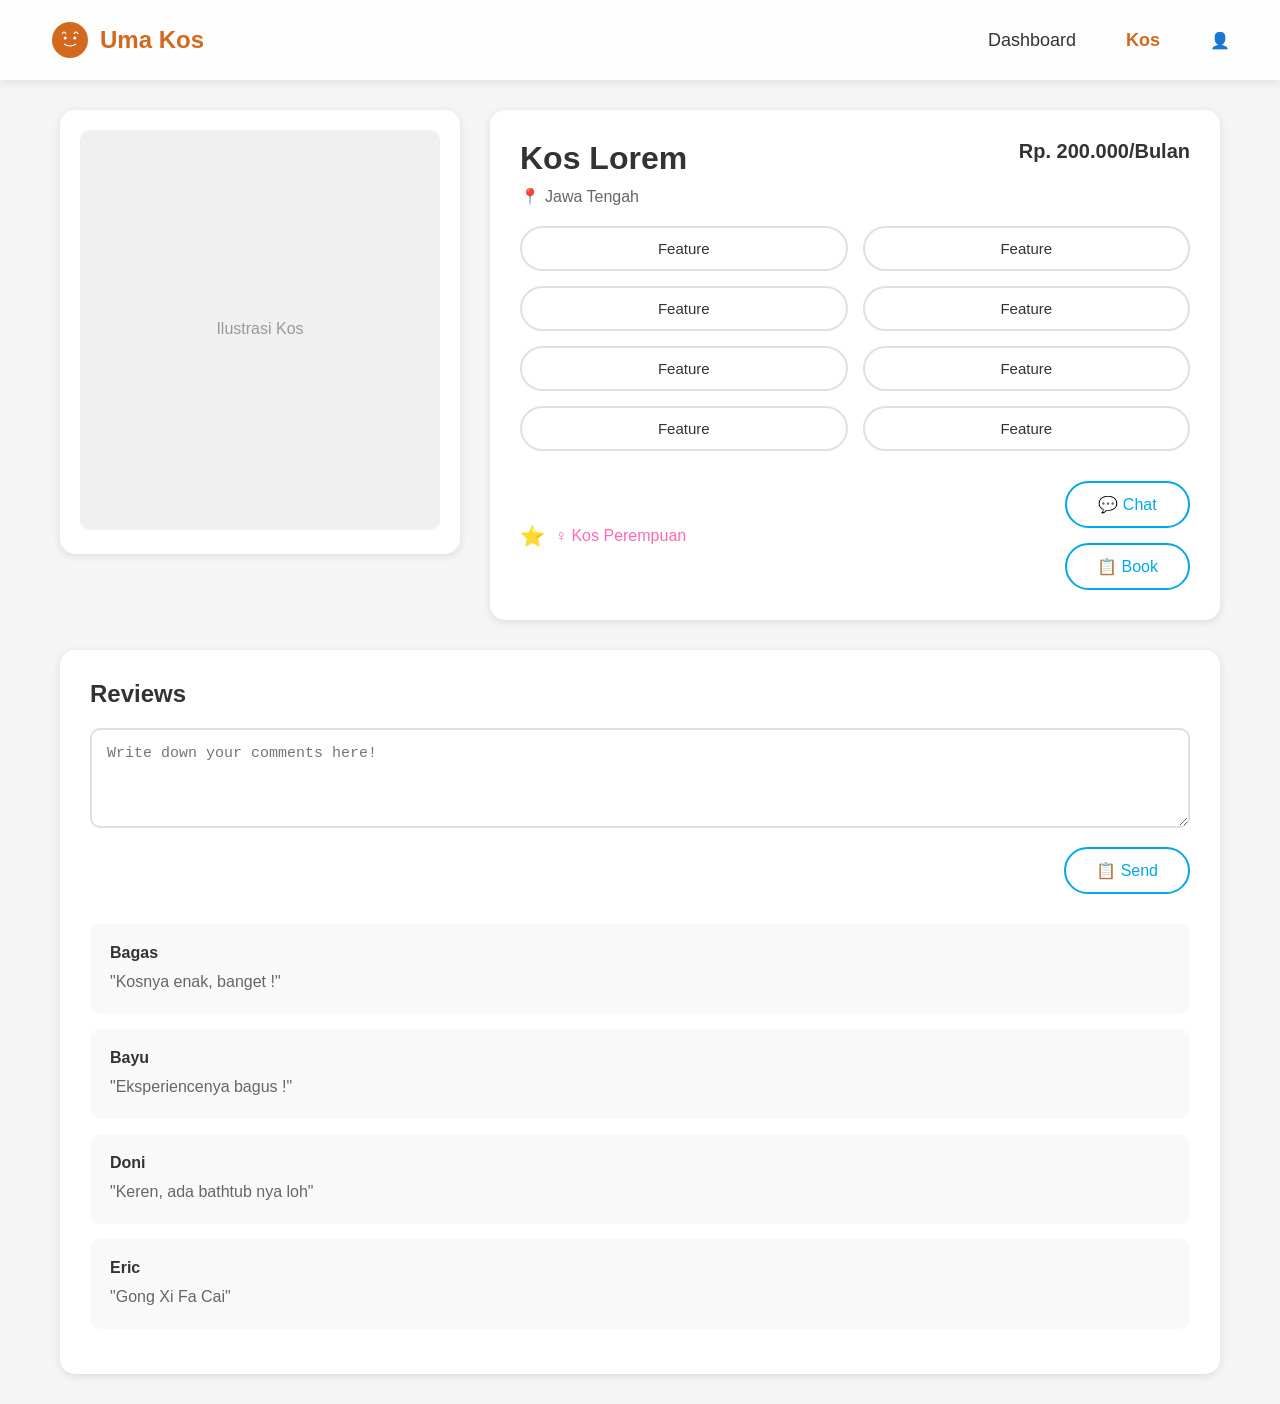
<file: detail.html>
<!DOCTYPE html>
<html lang="id">
<head>
    <meta charset="UTF-8">
    <meta name="viewport" content="width=device-width, initial-scale=1.0">
    <title>Kos Lorem - Uma</title>
    <link rel="stylesheet" href="src/css/detail.css">
</head>
<body>
    <nav>
            <div class="logo">
                <svg class="logo-icon" viewBox="0 0 100 100" xmlns="http://www.w3.org/2000/svg">
                    <circle cx="50" cy="50" r="45" fill="#d2691e"/>
                    <path d="M 30 35 Q 35 25 40 35" stroke="white" stroke-width="3" fill="none"/>
                    <path d="M 60 35 Q 65 25 70 35" stroke="white" stroke-width="3" fill="none"/>
                    <circle cx="38" cy="45" r="4" fill="white"/>
                    <circle cx="62" cy="45" r="4" fill="white"/>
                    <path d="M 35 60 Q 50 70 65 60" stroke="white" stroke-width="3" fill="none"/>
                </svg>
                <span>Uma Kos</span>
            </div>
            <ul class="nav-links">
                <li><a href="#dashboard">Dashboard</a></li>
                <li><a href="#kos" class="active">Kos</a></li>
                <li><div class="user-icon">👤</div></li>
            </ul>
        </nav>

    <div class="container">
        <div class="main-content">
            <div class="kos-image">
                <img src="data:image/svg+xml,%3Csvg xmlns='http://www.w3.org/2000/svg' width='360' height='400' viewBox='0 0 360 400'%3E%3Crect fill='%23f0f0f0' width='360' height='400'/%3E%3Ctext x='50%25' y='50%25' dominant-baseline='middle' text-anchor='middle' font-family='Arial' font-size='16' fill='%23999'%3EIlustrasi Kos%3C/text%3E%3C/svg%3E" alt="Kos Lorem">
            </div>

            <div class="kos-info">
                <div class="kos-header">
                    <div class="kos-title">
                        <h1>Kos Lorem</h1>
                        <div class="kos-location">
                            <span>📍</span>
                            <span>Jawa Tengah</span>
                        </div>
                    </div>
                    <div class="kos-price">Rp. 200.000/Bulan</div>
                </div>

                <div class="features-grid">
                    <div class="feature-btn">Feature</div>
                    <div class="feature-btn">Feature</div>
                    <div class="feature-btn">Feature</div>
                    <div class="feature-btn">Feature</div>
                    <div class="feature-btn">Feature</div>
                    <div class="feature-btn">Feature</div>
                    <div class="feature-btn">Feature</div>
                    <div class="feature-btn">Feature</div>
                </div>

                <div class="kos-footer">
                    <div class="rating">
                        <span class="star">⭐</span>
                        <span class="women-only">♀ Kos Perempuan</span>
                    </div>
                    <div class="action-buttons">
                        <button class="btn" onclick="handleChat()">
                            💬 Chat
                        </button>
                        <button class="btn" onclick="handleBook()">
                            📋 Book
                        </button>
                    </div>
                </div>
            </div>
        </div>

        <div class="reviews-section">
            <h2>Reviews</h2>
            <textarea class="comment-box" id="commentBox" placeholder="Write down your comments here!"></textarea>
            <button class="send-btn" onclick="sendReview()">📋 Send</button>
            <div style="clear: both; margin-bottom: 30px;"></div>

            <div id="reviewsList">
                <div class="review-item">
                    <div class="review-name">Bagas</div>
                    <div class="review-text">"Kosnya enak, banget !"</div>
                </div>

                <div class="review-item">
                    <div class="review-name">Bayu</div>
                    <div class="review-text">"Eksperiencenya bagus !"</div>
                </div>

                <div class="review-item">
                    <div class="review-name">Doni</div>
                    <div class="review-text">"Keren, ada bathtub nya loh"</div>
                </div>

                <div class="review-item">
                    <div class="review-name">Eric</div>
                    <div class="review-text">"Gong Xi Fa Cai"</div>
                </div>
            </div>
        </div>
    </div>

    <script src="src/script/detail.js">
   </script>
</body>
</html>
</file>
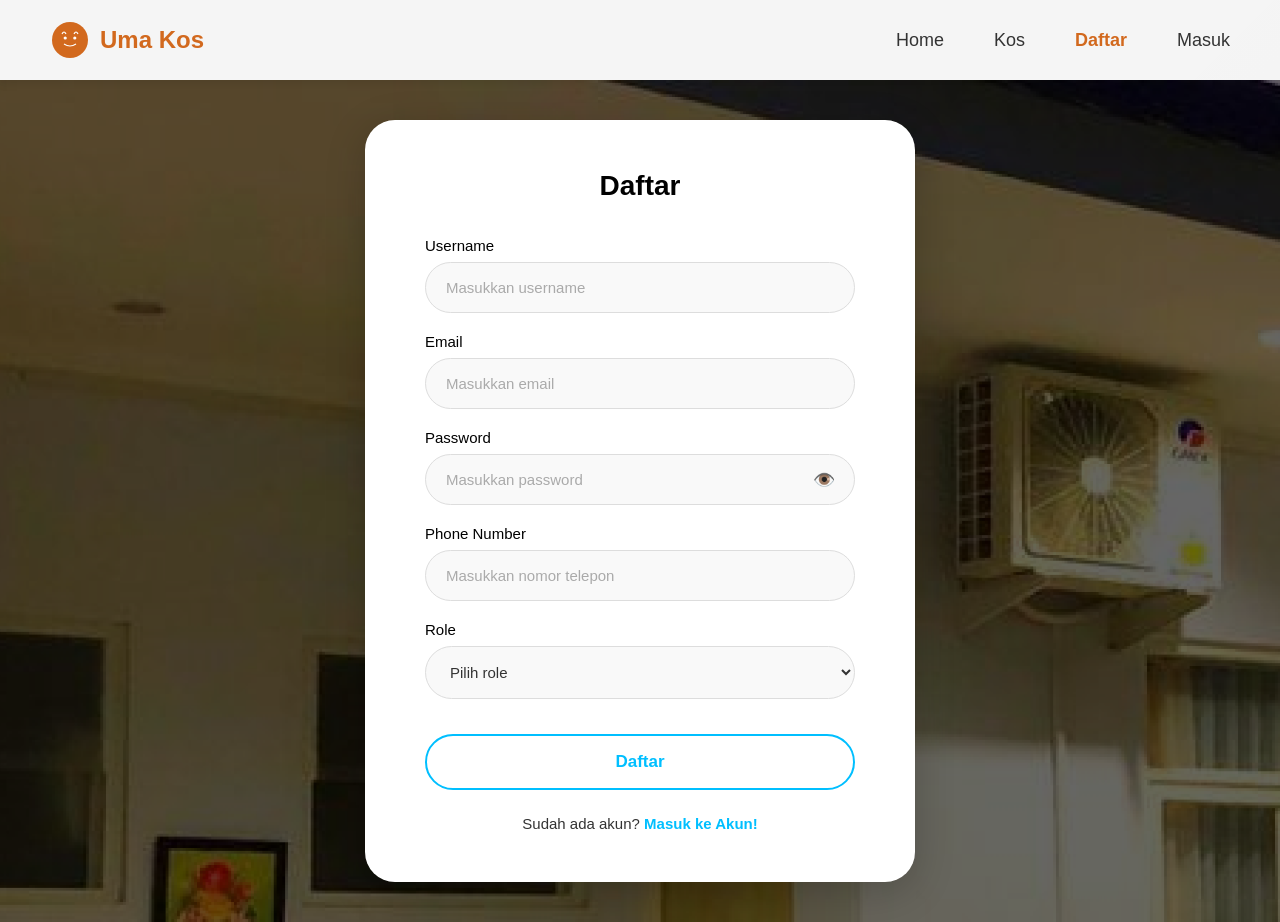
<file: register.html>
<!DOCTYPE html>
<html lang="id">
<head>
    <meta charset="UTF-8">
    <meta name="viewport" content="width=device-width, initial-scale=1.0">
    <title>Uma Kos - Daftar</title>
    <link rel="stylesheet" href="src/css/register.css">
</head>
<body>
    <!-- Navbar -->
    <nav>
        <div class="logo">
            <svg class="logo-icon" viewBox="0 0 100 100" xmlns="http://www.w3.org/2000/svg">
                <circle cx="50" cy="50" r="45" fill="#d2691e"/>
                <path d="M 30 35 Q 35 25 40 35" stroke="white" stroke-width="3" fill="none"/>
                <path d="M 60 35 Q 65 25 70 35" stroke="white" stroke-width="3" fill="none"/>
                <circle cx="38" cy="45" r="4" fill="white"/>
                <circle cx="62" cy="45" r="4" fill="white"/>
                <path d="M 35 60 Q 50 70 65 60" stroke="white" stroke-width="3" fill="none"/>
            </svg>
            <span>Uma Kos</span>
        </div>
        <ul class="nav-links">
            <li><a href="#home">Home</a></li>
            <li><a href="#kos">Kos</a></li>
            <li><a href="#daftar" class="active">Daftar</a></li>
            <li><a href="#masuk">Masuk</a></li>
        </ul>
    </nav>

    <!-- Main Container -->
    <div class="main-container">
        <div class="register-card">
            <h2>Daftar</h2>
            <form id="registerForm">
                <div class="form-group">
                    <label for="username">Username</label>
                    <input type="text" id="username" name="username" placeholder="Masukkan username" required>
                </div>

                <div class="form-group">
                    <label for="email">Email</label>
                    <input type="email" id="email" name="email" placeholder="Masukkan email" required>
                </div>

                <div class="form-group">
                    <label for="password">Password</label>
                    <div class="password-wrapper">
                        <input type="password" id="password" name="password" placeholder="Masukkan password" required>
                        <span class="password-toggle" onclick="togglePassword()">👁️</span>
                    </div>
                </div>

                <div class="form-group">
                    <label for="phone">Phone Number</label>
                    <input type="tel" id="phone" name="phone" placeholder="Masukkan nomor telepon" required>
                </div>

                <div class="form-group">
                    <label for="role">Role</label>
                    <select id="role" name="role" required>
                        <option value="">Pilih role</option>
                        <option value="penyewa">Penyewa</option>
                        <option value="pemilik">Pemilik Kos</option>
                    </select>
                </div>

                <button type="submit" class="register-btn">Daftar</button>

                <div class="login-link">
                    Sudah ada akun? <a href="#masuk">Masuk ke Akun!</a>
                </div>
            </form>
        </div>
    </div>

    <script src="/src/script/regist.js"></script>
</body>
</html>
</file>
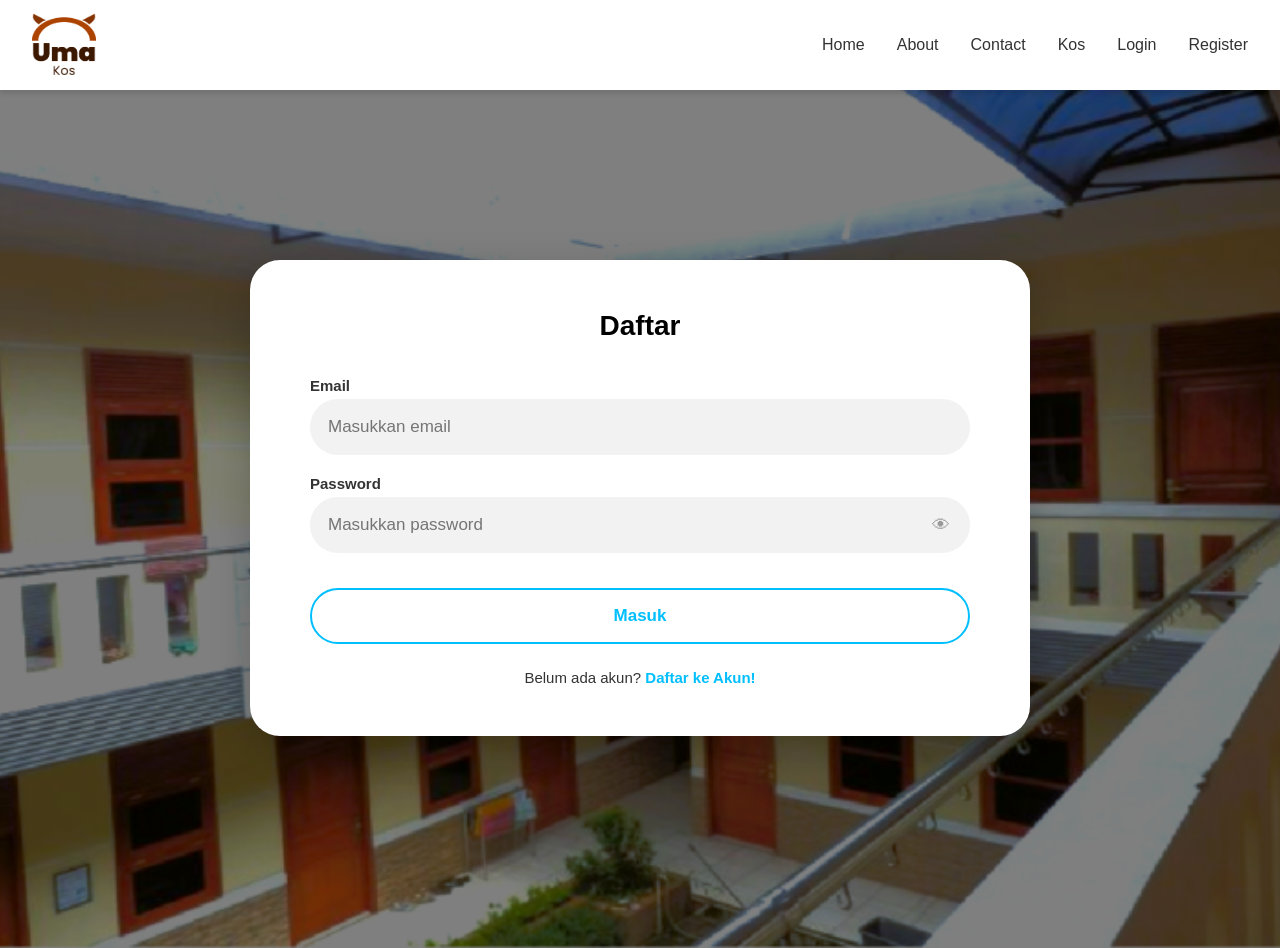
<file: Auth/Login.html>
<!DOCTYPE html>
<html lang="id">
  <head>
    <meta charset="UTF-8" />
    <meta name="viewport" content="width=device-width, initial-scale=1.0" />
    <title>Uma Kos - Daftar</title>
    <link rel="stylesheet" href="../public/css/style.css" />
  </head>

  <body>
    <nav id="navbar" class="navbar">
      <div id="logo" class="logo">
        <img src="../public/img/Logo.png" alt="logo" />
      </div>
      <div class="nav-link">
        <a class="active" href="">Home</a>
        <a href="">About</a>
        <a href="">Contact</a>
        <a href="">Kos</a>
        <a href="../Auth/Login.html">Login</a>
        <a href="../Auth/Register.html">Register</a>
      </div>
    </nav>
    <!-- Main Container -->
    <div class="main-container">
      <div class="register-card">
        <h2>Daftar</h2>
        <form id="registerForm">
          <div class="group">
            <div class="input-list">
              <label for="email">Email</label>
              <input
                type="email"
                id="email"
                name="email"
                placeholder="Masukkan email"
                required
              />
            </div>
          </div>

          <div class="group">
            <div class="input-list">
              <label for="password">Password</label>
              <div class="password-wrapper">
                <input
                  type="password"
                  id="password"
                  name="password"
                  placeholder="Masukkan password"
                  required
                />
                <span class="password-toggle" onclick="togglePassword()"
                  >👁</span
                >
              </div>
            </div>
          </div>

          <button type="submit" class="submit-btn">Masuk</button>

          <div class="auth-link">
            Belum ada akun? <a href="../Auth/Register.html">Daftar ke Akun!</a>
          </div>
        </form>
      </div>
    </div>

    <script src="../public/js/auth.js"></script>
  </body>
</html>
</file>
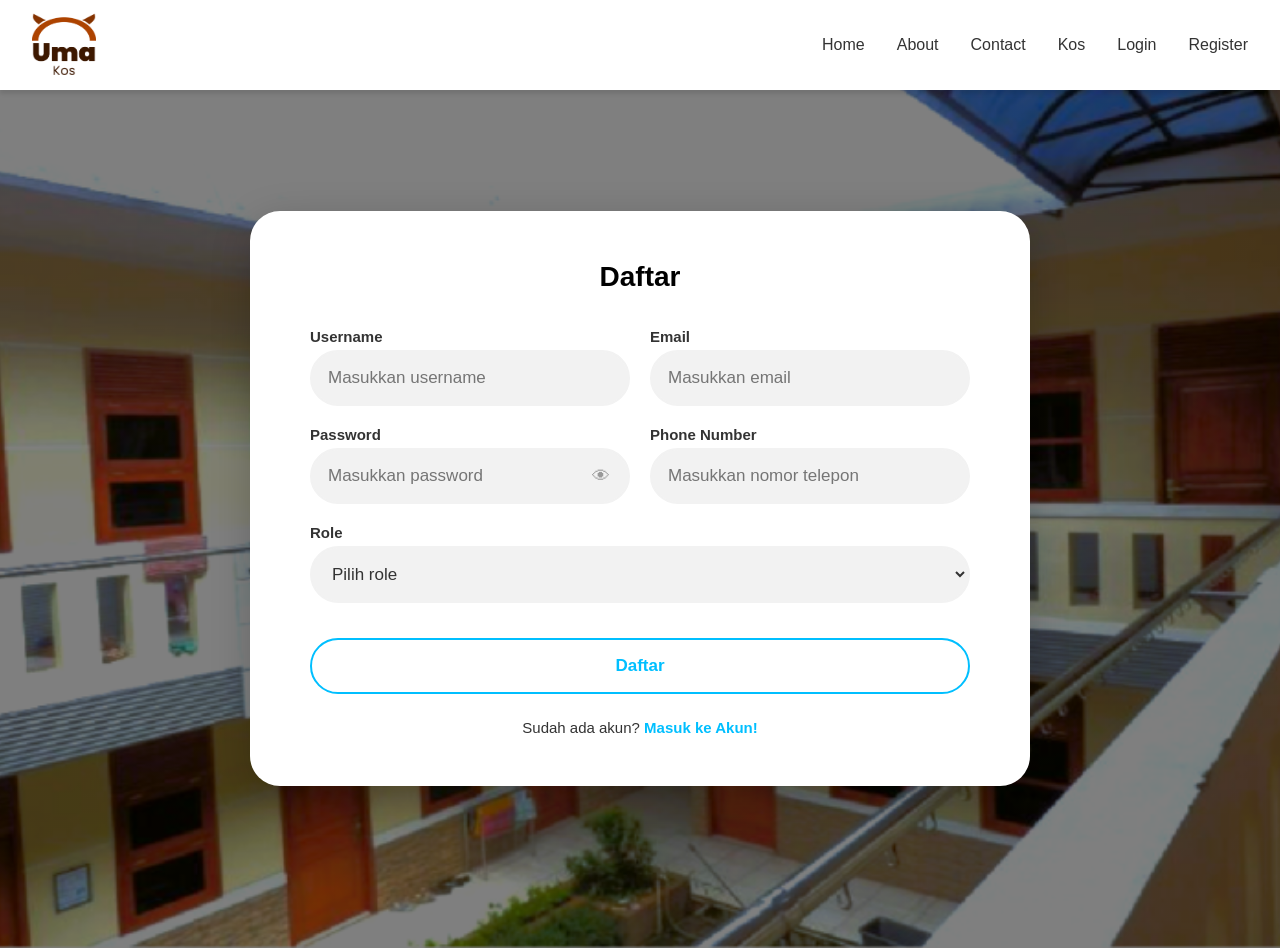
<file: Auth/Register.html>
<!DOCTYPE html>
<html lang="id">
  <head>
    <meta charset="UTF-8" />
    <meta name="viewport" content="width=device-width, initial-scale=1.0" />
    <title>Uma Kos - Daftar</title>
    <link rel="stylesheet" href="../public/css/style.css" />
  </head>

  <body>
    <nav id="navbar" class="navbar">
      <div id="logo" class="logo">
        <img src="../public/img/Logo.png" alt="logo" />
      </div>
      <div class="nav-link">
        <a class="active" href="">Home</a>
        <a href="">About</a>
        <a href="">Contact</a>
        <a href="">Kos</a>
        <a href="../Auth/Login.html">Login</a>
        <a href="../Auth/Register.html">Register</a>
      </div>
    </nav>
    <!-- Main Container -->
    <div class="main-container">
      <div class="register-card">
        <h2>Daftar</h2>
        <form id="registerForm">
          <div class="group">
            <div class="input-list">
              <label for="username">Username</label>
              <input
                type="text"
                id="username"
                name="username"
                placeholder="Masukkan username"
                required
              />
            </div>

            <div class="input-list">
              <label for="email">Email</label>
              <input
                type="email"
                id="email"
                name="email"
                placeholder="Masukkan email"
                required
              />
            </div>
          </div>

          <div class="group">
            <div class="input-list">
              <label for="password">Password</label>
              <div class="password-wrapper">
                <input
                  type="password"
                  id="password"
                  name="password"
                  placeholder="Masukkan password"
                  required
                />
                <span class="password-toggle" onclick="togglePassword()"
                  >👁</span
                >
              </div>
            </div>

            <div class="input-list">
              <label for="phone">Phone Number</label>
              <input
                type="tel"
                id="phone"
                name="phone"
                placeholder="Masukkan nomor telepon"
                required
              />
            </div>
          </div>

          <div class="group">
            <div class="input-list">
              <label for="role">Role</label>
              <select id="role" name="role" required>
                <option disabled selected>Pilih role</option>
                <option value="penyewa">Penyewa</option>
                <option value="pemilik">Pemilik Kos</option>
              </select>
            </div>
          </div>

          <button type="submit" class="submit-btn">Daftar</button>

          <div class="auth-link">
            Sudah ada akun? <a href="../Auth/Login.html">Masuk ke Akun!</a>
          </div>
        </form>
      </div>
    </div>

    <script src="../public/js/auth.js"></script>
  </body>
</html>
</file>
<file: src/css/detail.css>
* {
            margin: 0;
            padding: 0;
            box-sizing: border-box;
        }

        body {
            font-family: -apple-system, BlinkMacSystemFont, 'Segoe UI', Roboto, Oxygen, Ubuntu, Cantarell, sans-serif;
            background-color: #f5f5f5;
        }

       /* Navbar */
        nav {
            background: rgba(255, 255, 255, 0.95);
            padding: 20px 50px;
            display: flex;
            justify-content: space-between;
            align-items: center;
            position: relative;
            z-index: 10;
            box-shadow: 0 2px 10px rgba(0, 0, 0, 0.1);
        }

        .logo {
            display: flex;
            align-items: center;
            gap: 10px;
            color: #d2691e;
            font-size: 24px;
            font-weight: bold;
        }

        .logo-icon {
            width: 40px;
            height: 40px;
        }

        .nav-links {
            display: flex;
            gap: 50px;
            list-style: none;
            align-items: center;
        }

        .nav-links a {
            color: #333;
            text-decoration: none;
            font-weight: 500;
            font-size: 18px;
            transition: color 0.3s ease;
        }

        .nav-links a:hover {
            color: #d2691e;
        }

        .nav-links a.active {
            color: #d2691e;
            font-weight: 600;
        }


        .container {
            max-width: 1200px;
            margin: 30px auto;
            padding: 0 20px;
        }

        .main-content {
            display: grid;
            grid-template-columns: 400px 1fr;
            gap: 30px;
            margin-bottom: 30px;
        }

        .kos-image {
            background-color: white;
            border-radius: 15px;
            padding: 20px;
            box-shadow: 0 2px 8px rgba(0,0,0,0.1);
            height: fit-content;
        }

        .kos-image img {
            width: 100%;
            border-radius: 10px;
        }

        .kos-info {
            background-color: white;
            border-radius: 15px;
            padding: 30px;
            box-shadow: 0 2px 8px rgba(0,0,0,0.1);
        }

        .kos-header {
            display: flex;
            justify-content: space-between;
            align-items: start;
            margin-bottom: 20px;
        }

        .kos-title h1 {
            font-size: 32px;
            margin-bottom: 10px;
            color: #333;
        }

        .kos-location {
            display: flex;
            align-items: center;
            gap: 5px;
            color: #666;
            font-size: 16px;
        }

        .kos-price {
            font-size: 20px;
            font-weight: bold;
            color: #333;
        }

        .features-grid {
            display: grid;
            grid-template-columns: repeat(2, 1fr);
            gap: 15px;
            margin-bottom: 30px;
        }

        .feature-btn {
            background-color: white;
            border: 2px solid #e0e0e0;
            border-radius: 25px;
            padding: 12px 20px;
            text-align: center;
            cursor: default;
            color: #333;
            font-size: 15px;
        }

        .kos-footer {
            display: flex;
            justify-content: space-between;
            align-items: center;
        }

        .rating {
            display: flex;
            align-items: center;
            gap: 10px;
        }

        .star {
            color: #ffd700;
            font-size: 20px;
        }

        .women-only {
            color: #ff69b4;
            font-size: 16px;
            display: flex;
            align-items: center;
            gap: 5px;
        }

        .action-buttons {
            display: flex;
            flex-direction: column;
            gap: 15px;
        }

        .btn {
            padding: 12px 30px;
            border-radius: 25px;
            border: 2px solid #00a8e8;
            background-color: white;
            color: #00a8e8;
            font-size: 16px;
            cursor: pointer;
            display: flex;
            align-items: center;
            justify-content: center;
            gap: 10px;
            transition: all 0.3s;
        }

        .btn:hover {
            background-color: #00a8e8;
            color: white;
        }

        .reviews-section {
            background-color: white;
            border-radius: 15px;
            padding: 30px;
            box-shadow: 0 2px 8px rgba(0,0,0,0.1);
            margin-bottom: 30px;
        }

        .reviews-section h2 {
            margin-bottom: 20px;
            color: #333;
        }

        .comment-box {
            width: 100%;
            min-height: 100px;
            padding: 15px;
            border: 2px solid #e0e0e0;
            border-radius: 10px;
            font-size: 15px;
            resize: vertical;
            margin-bottom: 15px;
        }

        .send-btn {
            float: right;
            padding: 12px 30px;
            border-radius: 25px;
            border: 2px solid #00a8e8;
            background-color: white;
            color: #00a8e8;
            font-size: 16px;
            cursor: pointer;
            display: flex;
            align-items: center;
            gap: 10px;
            transition: all 0.3s;
        }

        .send-btn:hover {
            background-color: #00a8e8;
            color: white;
        }

        .review-item {
            background-color: #f9f9f9;
            padding: 20px;
            border-radius: 10px;
            margin-bottom: 15px;
        }

        .review-name {
            font-weight: bold;
            margin-bottom: 8px;
            color: #333;
        }

        .review-text {
            color: #666;
            line-height: 1.5;
        }

        @media (max-width: 968px) {
            .main-content {
                grid-template-columns: 1fr;
            }
        }
</file>
<file: src/css/register.css>
/* Reset and Base Styles */        * {
            margin: 0;
            padding: 0;
            box-sizing: border-box;
        }

        body {
            font-family: 'Segoe UI', Tahoma, Geneva, Verdana, sans-serif;
            min-height: 100vh;
            display: flex;
            flex-direction: column;
            position: relative;
            overflow-x: hidden;
            background: url('data:image/svg+xml,<svg xmlns="http://www.w3.org/2000/svg" viewBox="0 0 1920 1080"><rect fill="%23555" width="1920" height="1080"/></svg>') center/cover;
        }

        body::before {
            content: '';
            position: absolute;
            top: 0;
            left: 0;
            right: 0;
            bottom: 0;
            background: linear-gradient(135deg, rgba(0,0,0,0.3) 0%, rgba(0,0,0,0.5) 100%);
            z-index: 0;
        }

        /* Navbar */
        nav {
            background: rgba(255, 255, 255, 0.95);
            padding: 20px 50px;
            display: flex;
            justify-content: space-between;
            align-items: center;
            position: relative;
            z-index: 10;
            box-shadow: 0 2px 10px rgba(0, 0, 0, 0.1);
        }

        .logo {
            display: flex;
            align-items: center;
            gap: 10px;
            color: #d2691e;
            font-size: 24px;
            font-weight: bold;
        }

        .logo-icon {
            width: 40px;
            height: 40px;
        }

        .nav-links {
            display: flex;
            gap: 50px;
            list-style: none;
        }

        .nav-links a {
            color: #333;
            text-decoration: none;
            font-weight: 500;
            font-size: 18px;
            transition: color 0.3s ease;
        }

        .nav-links a:hover {
            color: #d2691e;
        }

        .nav-links a.active {
            color: #d2691e;
            font-weight: 600;
        }

        /* Main Container */
        .main-container {
            flex: 1;
            display: flex;
            background-image: url('../image/image.png');
            justify-content: center;
            align-items: center;
            padding: 40px 20px;
            position: relative;
            z-index: 1;
        }

        /* Register Card */
        .register-card {
            background: white;
            border-radius: 30px;
            padding: 50px 60px;
            width: 100%;
            max-width: 550px;
            box-shadow: 0 10px 40px rgba(0, 0, 0, 0.2);
            animation: fadeInUp 0.5s ease;
        }

        @keyframes fadeInUp {
            from {
                opacity: 0;
                transform: translateY(20px);
            }
            to {
                opacity: 1;
                transform: translateY(0);
            }
        }

        .register-card h2 {
            text-align: center;
            color: #000;
            font-size: 28px;
            margin-bottom: 35px;
            font-weight: 700;
        }

        .form-group {
            margin-bottom: 20px;
        }

        .form-group label {
            display: block;
            color: #000;
            font-weight: 500;
            margin-bottom: 8px;
            font-size: 15px;
        }

        .form-group input,
        .form-group select {
            width: 100%;
            padding: 16px 20px;
            border: 1px solid #ddd;
            border-radius: 50px;
            font-size: 15px;
            transition: all 0.3s ease;
            background: #f9f9f9;
            color: #333;
        }

        .form-group input:focus,
        .form-group select:focus {
            outline: none;
            background: white;
            border-color: #00bfff;
            box-shadow: 0 0 0 3px rgba(0, 191, 255, 0.1);
        }

        .form-group input::placeholder {
            color: #aaa;
        }

        .register-btn {
            width: 100%;
            padding: 16px;
            background: white;
            color: #00bfff;
            border: 2px solid #00bfff;
            border-radius: 50px;
            font-size: 17px;
            font-weight: 600;
            cursor: pointer;
            transition: all 0.3s ease;
            margin-top: 15px;
        }

        .register-btn:hover {
            background: #00bfff;
            color: white;
            transform: translateY(-2px);
            box-shadow: 0 5px 15px rgba(0, 191, 255, 0.3);
        }

        .register-btn:active {
            transform: translateY(0);
        }

        .login-link {
            text-align: center;
            margin-top: 25px;
            color: #333;
            font-size: 15px;
        }

        .login-link a {
            color: #00bfff;
            text-decoration: none;
            font-weight: 600;
            transition: color 0.3s ease;
        }

        .login-link a:hover {
            color: #0099cc;
            text-decoration: underline;
        }

        /* Password Toggle */
        .password-wrapper {
            position: relative;
        }

        .password-toggle {
            position: absolute;
            right: 20px;
            top: 50%;
            transform: translateY(-50%);
            cursor: pointer;
            color: #999;
            font-size: 18px;
            transition: color 0.3s ease;
        }

        .password-toggle:hover {
            color: #00bfff;
        }

        /* Responsive */
        @media (max-width: 768px) {
            nav {
                padding: 15px 25px;
                flex-direction: column;
                gap: 15px;
            }

            .nav-links {
                gap: 25px;
            }

            .nav-links a {
                font-size: 16px;
            }

            .register-card {
                padding: 35px 30px;
            }

            .register-card h2 {
                font-size: 24px;
            }
        }
</file>
<file: public/css/style.css>
* {
  margin: 0;
  padding: 0;
  box-sizing: border-box;
  font-family: "Poppins", sans-serif;
}

html {
  scroll-behavior: smooth;
}

body {
  background: #ffffff;
  color: #333333;
}

.navbar {
  display: flex;
  justify-content: space-between;
  align-items: center;
  padding: 0.7rem 2rem;
  position: fixed;
  width: 100%;
  top: 0;
  background: #ffffff;
  box-shadow: 0 4px 4px rgba(0, 0, 0, 0.1);
  z-index: 1;
}

.navbar .logo img {
  width: 4rem;
  height: 4rem;
}

.navbar .nav-link {
  display: flex;
  gap: 2em;
}

.navbar .nav-link a {
  color: #333333;
  text-decoration: none;
  font-weight: 500;
}

.nav-links a.active {
  color: #d2691e;
  font-weight: 600;
}

/* Main Container */
.main-container {
  display: flex;
  justify-content: center;
  align-items: center;
  background-image:
    linear-gradient(rgba(0, 0, 0, 0.5), rgba(0, 0, 0, 0.5)),
    url("../img/background.png");
  background-position: center;
  background-size: cover;
  background-repeat: no-repeat;
  height: 100dvh;
  margin-top: 3rem;
}

/* Register Card */
.register-card {
  background: white;
  border-radius: 30px;
  padding: 50px 60px;
  width: 100%;
  max-width: 780px;
  box-shadow: 0 10px 40px rgba(0, 0, 0, 0.2);
}

@keyframes fadeInUp {
  from {
    opacity: 0;
    transform: translateY(20px);
  }
  to {
    opacity: 1;
    transform: translateY(0);
  }
}

.register-card h2 {
  text-align: center;
  color: #000;
  font-size: 28px;
  margin-bottom: 35px;
  font-weight: 700;
}

.group {
  display: flex;
  justify-content: space-between;
  gap: 20px;
  margin-bottom: 20px;
}

.group .input-list {
  display: flex;
  flex-direction: column;
  width: 100%;
}

.group .input-list label {
  color: #333;
  font-size: 15px;
  margin-bottom: 5px;
  font-weight: bold;
}

.group .input-list input,
.group .input-list select {
  width: 100%;
  padding: 16px;
  background: #f2f2f2;
  border: 2px solid #f2f2f2;
  border-radius: 50px;
  font-size: 17px;
  color: #333;
  transition: all 0.3s ease;
}

.group .input-list input:focus,
.group .input-list input:active,
.group .input-list select:focus,
.group .input-list select:active {
  background: white;
  border-color: #00bfff;
  outline: none;
}



.submit-btn {
  width: 100%;
  padding: 16px;
  background: white;
  color: #00bfff;
  border: 2px solid #00bfff;
  border-radius: 50px;
  font-size: 17px;
  font-weight: 600;
  cursor: pointer;
  transition: all 0.3s ease;
  margin-top: 15px;
}

.submit-btn:hover {
  background: #00bfff;
  color: white;
  transform: translateY(-2px);
  box-shadow: 0 5px 15px rgba(0, 191, 255, 0.3);
}

.submit-btn:active {
  transform: translateY(0);
}

.auth-link {
  text-align: center;
  margin-top: 25px;
  color: #333;
  font-size: 15px;
}

.auth-link a {
  color: #00bfff;
  text-decoration: none;
  font-weight: 600;
  transition: color 0.3s ease;
}

.auth-link a:hover {
  color: #0099cc;
  text-decoration: underline;
}

/* Password Toggle */
.password-wrapper {
  position: relative;
}

.password-toggle {
  position: absolute;
  right: 20px;
  top: 50%;
  transform: translateY(-50%);
  cursor: pointer;
  color: #999;
  font-size: 18px;
  transition: color 0.3s ease;
}

.password-toggle:hover {
  color: #00bfff;
}

/* Responsive */
@media (max-width: 768px) {
  nav {
    padding: 15px 25px;
    flex-direction: column;
    gap: 15px;
  }

  .nav-links {
    gap: 25px;
  }

  .nav-links a {
    font-size: 16px;
  }

  .register-card {
    padding: 35px 30px;
  }

  .register-card h2 {
    font-size: 24px;
  }
}
</file>
